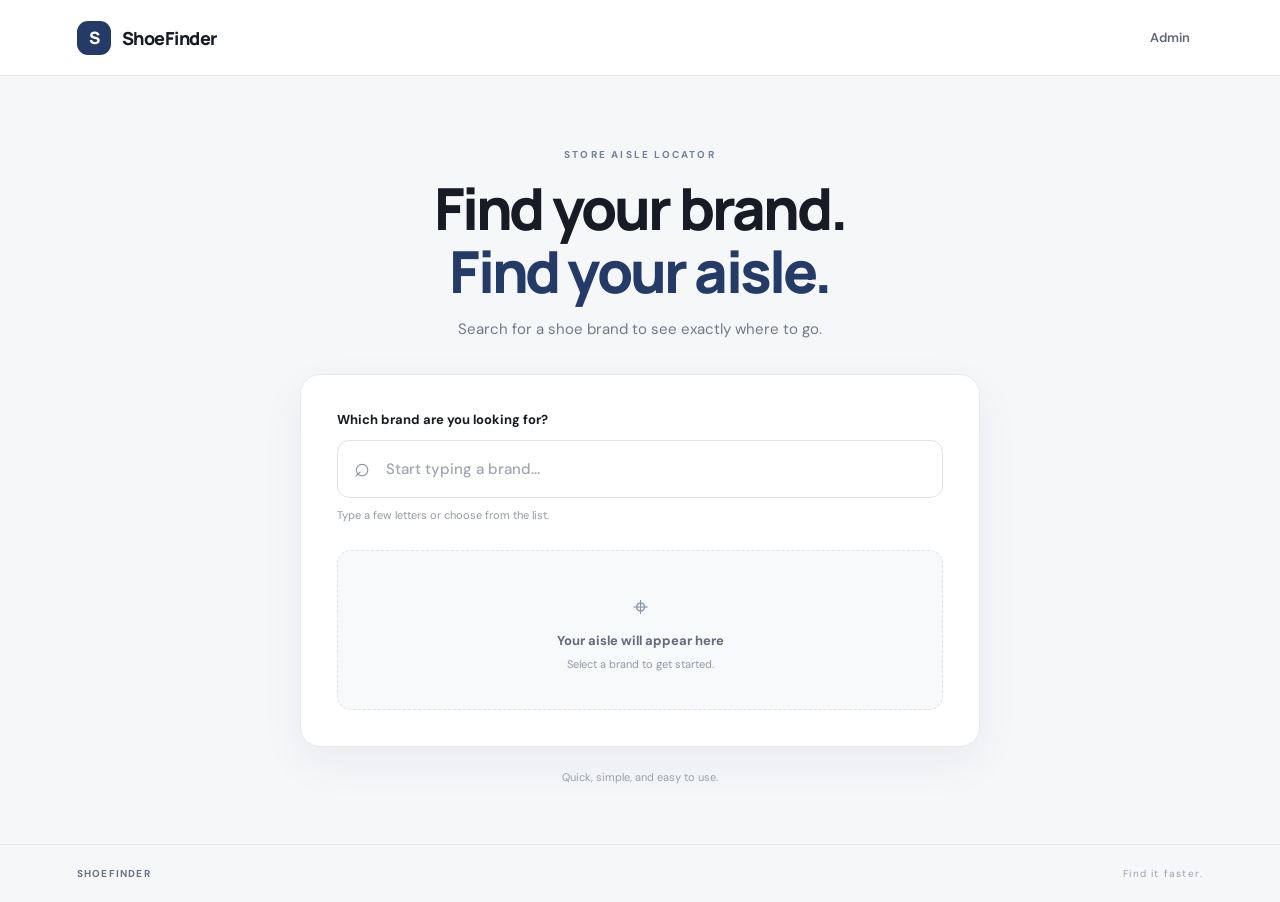
<file: index.html>
<!doctype html>
<html lang="en">
<head>
  <meta charset="utf-8">
  <meta name="viewport" content="width=device-width, initial-scale=1">
  <meta name="theme-color" content="#111827">
  <meta name="description" content="Find the aisle for your favourite shoe brands.">
  <title>ShoeFinder | Aisle Locator</title>
  <link rel="stylesheet" href="styles.css">
  <script src="app.js" defer></script>
</head>
<body>
  <header class="topbar">
    <a class="brand" href="./" aria-label="ShoeFinder home">
      <span class="brand-mark">S</span>
      <span>ShoeFinder</span>
    </a>
    <a class="admin-link" href="admin.html">Admin</a>
  </header>

  <main class="page-shell">
    <section class="intro">
      <p class="eyebrow">STORE AISLE LOCATOR</p>
      <h1>Find your brand.<br><span>Find your aisle.</span></h1>
      <p class="intro-copy">Search for a shoe brand to see exactly where to go.</p>
    </section>

    <section class="finder-card" aria-label="Brand finder">
      <label for="brand-search">Which brand are you looking for?</label>
      <div class="search-wrap">
        <span class="search-icon" aria-hidden="true">⌕</span>
        <input id="brand-search" type="text" placeholder="Start typing a brand..." autocomplete="off" role="combobox" aria-autocomplete="list" aria-expanded="false" aria-controls="brand-options">
        <button id="clear-search" class="clear-button" type="button" aria-label="Clear search" hidden>×</button>
        <ul id="brand-options" class="suggestions" role="listbox" hidden></ul>
      </div>
      <p class="hint">Type a few letters or choose from the list.</p>

      <div id="location-result" class="location-result" aria-live="polite">
        <div class="result-placeholder">
          <span class="pin-icon">⌖</span>
          <strong>Your aisle will appear here</strong>
          <span>Select a brand to get started.</span>
        </div>
      </div>
    </section>

    <p class="footer-note">Quick, simple, and easy to use.</p>
  </main>
  <footer><span>SHOEFINDER</span><span>Find it faster.</span></footer>
</body>
</html>
</file>
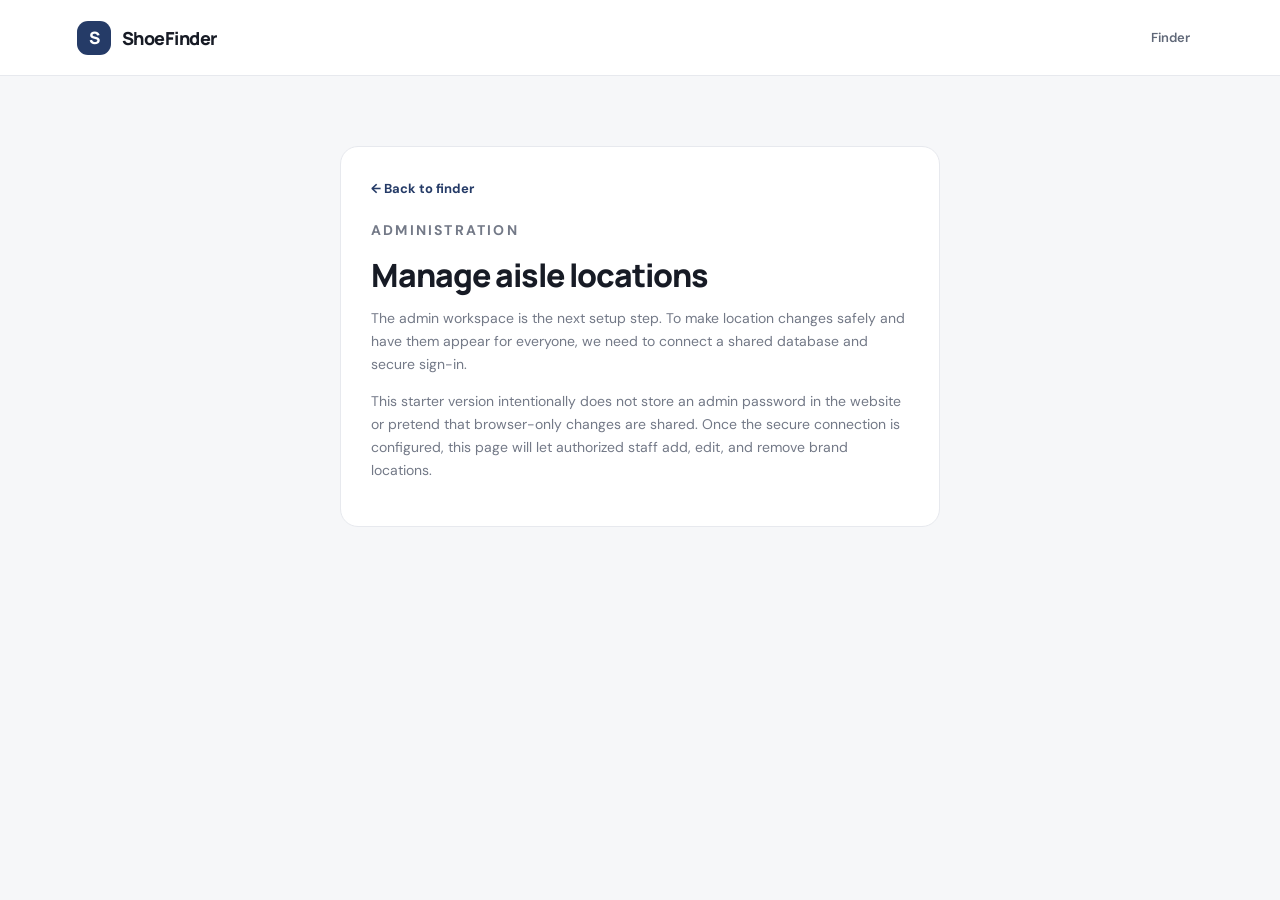
<file: admin.html>
<!doctype html>
<html lang="en">
<head>
  <meta charset="utf-8">
  <meta name="viewport" content="width=device-width, initial-scale=1">
  <title>ShoeFinder | Admin setup</title>
  <link rel="stylesheet" href="styles.css">
</head>
<body>
  <header class="topbar">
    <a class="brand" href="./"><span class="brand-mark">S</span><span>ShoeFinder</span></a>
    <a class="admin-link" href="./">Finder</a>
  </header>
  <main class="admin-panel">
    <a class="back-link" href="./">← Back to finder</a>
    <p class="eyebrow">ADMINISTRATION</p>
    <h1>Manage aisle locations</h1>
    <p>The admin workspace is the next setup step. To make location changes safely and have them appear for everyone, we need to connect a shared database and secure sign-in.</p>
    <p>This starter version intentionally does not store an admin password in the website or pretend that browser-only changes are shared. Once the secure connection is configured, this page will let authorized staff add, edit, and remove brand locations.</p>
  </main>
</body>
</html>
</file>
<file: styles.css>
@import url('https://fonts.googleapis.com/css2?family=DM+Sans:wght@400;500;600;700&family=Manrope:wght@400;500;600;700;800&display=swap');

:root{--ink:#171b25;--muted:#737987;--line:#e7e9ee;--paper:#f6f7f9;--accent:#253b67;--accent-soft:#edf1f8}
*{box-sizing:border-box}
body{margin:0;background:var(--paper);color:var(--ink);font-family:"DM Sans",Arial,sans-serif;min-height:100vh}
.topbar{height:76px;padding:0 clamp(22px,6vw,84px);display:flex;align-items:center;justify-content:space-between;background:#fff;border-bottom:1px solid var(--line)}
.brand{display:flex;align-items:center;gap:11px;text-decoration:none;color:var(--ink);font-family:Manrope,sans-serif;font-size:18px;font-weight:800;letter-spacing:-.5px}
.brand-mark{width:34px;height:34px;border-radius:11px;background:var(--accent);color:#fff;display:grid;place-items:center;font-size:17px}
.admin-link{color:#606878;text-decoration:none;font-size:13px;font-weight:600;padding:9px 13px;border-radius:9px}
.admin-link:hover{background:var(--paper);color:var(--ink)}
.page-shell{width:min(680px,calc(100% - 36px));margin:0 auto;padding:72px 0 60px}
.intro{text-align:center;margin-bottom:35px}
.eyebrow{font-size:10px;letter-spacing:2.2px;font-weight:700;color:#71809a;margin:0 0 16px}
h1{font:800 clamp(38px,7vw,58px)/1.08 Manrope,sans-serif;letter-spacing:-2.8px;margin:0}
h1 span{color:var(--accent)}
.intro-copy{font-size:15px;color:var(--muted);margin:17px 0 0}
.finder-card{background:#fff;border:1px solid var(--line);border-radius:20px;padding:clamp(22px,5vw,36px);box-shadow:0 16px 45px rgba(25,35,55,.055)}
.finder-card>label{display:block;font-size:13px;font-weight:700;margin-bottom:12px}
.search-wrap{position:relative}
.search-wrap input{width:100%;height:58px;border:1px solid #dfe3ea;border-radius:12px;background:#fff;padding:0 46px 0 48px;font:500 15px "DM Sans",sans-serif;color:var(--ink);outline:none;transition:border .15s,box-shadow .15s}
.search-wrap input:focus{border-color:#8293b3;box-shadow:0 0 0 4px rgba(37,59,103,.08)}
.search-wrap input::placeholder{color:#a0a6b1}
.search-icon{position:absolute;z-index:1;left:17px;top:12px;font-size:27px;line-height:30px;color:#8791a2}
.clear-button{position:absolute;right:12px;top:12px;border:0;background:#f0f2f5;color:#697181;border-radius:50%;width:32px;height:32px;font-size:21px;cursor:pointer}
.hint{font-size:11px;color:#9299a5;margin:10px 0 0}
.suggestions{position:absolute;z-index:5;left:0;right:0;top:calc(100% + 7px);padding:6px;margin:0;list-style:none;background:#fff;border:1px solid var(--line);border-radius:12px;box-shadow:0 14px 35px rgba(20,30,50,.12);max-height:230px;overflow:auto}
.suggestions li{padding:12px 13px;border-radius:8px;font-size:14px;cursor:pointer;display:flex;justify-content:space-between;gap:12px}
.suggestions li:hover,.suggestions li[aria-selected="true"]{background:var(--accent-soft)}
.suggestions small{color:#8790a0;font-size:11px}
.location-result{margin-top:28px;min-height:160px;border-radius:14px;background:#f8f9fb;border:1px dashed #dfe3ea;display:grid;place-items:center;text-align:center;padding:24px}
.result-placeholder{display:flex;flex-direction:column;align-items:center;gap:8px;color:#9299a5}
.pin-icon{font-size:27px;color:#8793a8}
.result-placeholder strong{font-size:13px;color:#616b7b}
.result-placeholder span:last-child{font-size:11px}
.result-content{width:100%;text-align:left}
.result-topline{font-size:10px;letter-spacing:1.7px;font-weight:700;color:#77839a;text-transform:uppercase}
.result-brand{font:700 25px Manrope,sans-serif;margin:8px 0 16px}
.aisle-panel{background:#fff;border:1px solid #e5e8ee;border-radius:12px;padding:15px 17px;display:flex;align-items:center;justify-content:space-between;gap:12px}
.aisle-label{font-size:10px;color:#858d9b;text-transform:uppercase;letter-spacing:1.2px;font-weight:700}
.aisle-value{font:800 28px Manrope,sans-serif;color:var(--accent);margin-top:3px}
.aisle-symbol{width:42px;height:42px;border-radius:12px;background:var(--accent-soft);display:grid;place-items:center;color:var(--accent);font-size:21px}
.no-match{font-size:13px;color:#7a8290;text-align:center;padding:8px}
.footer-note{text-align:center;color:#9aa1ad;font-size:11px;margin:23px 0 0}
footer{border-top:1px solid var(--line);padding:22px clamp(22px,6vw,84px);display:flex;justify-content:space-between;color:#9aa1ad;font-size:10px;letter-spacing:1.2px}
footer span:first-child{font-weight:700;color:#687286}
.admin-panel{width:min(600px,calc(100% - 36px));margin:70px auto;background:#fff;border:1px solid var(--line);border-radius:18px;padding:30px}
.admin-panel h1{font-size:32px;letter-spacing:-1px}
.admin-panel p{color:var(--muted);line-height:1.65;font-size:14px}
.back-link{display:inline-block;color:var(--accent);text-decoration:none;font-size:13px;font-weight:700;margin-bottom:22px}
@media(max-width:540px){.page-shell{padding-top:52px}.topbar{height:66px}h1{letter-spacing:-1.8px}.finder-card{border-radius:16px}.aisle-value{font-size:25px}}
</file>
